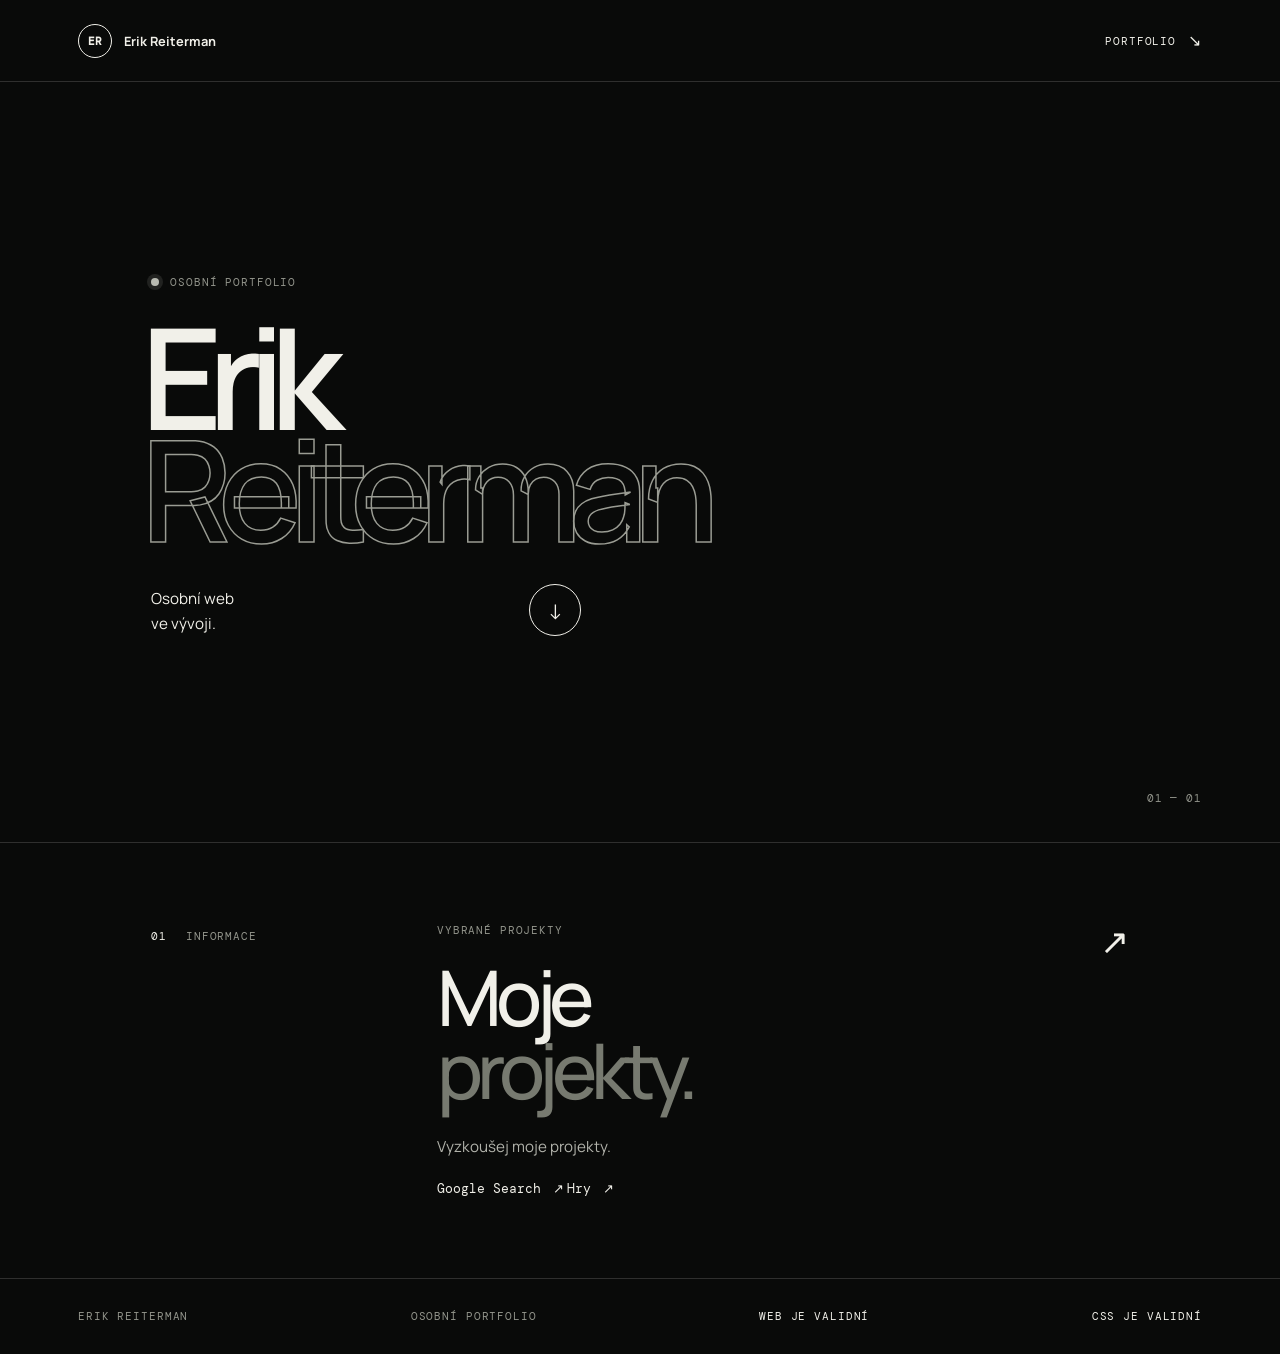
<file: index.html>
<!doctype html>
<html lang="cs">
<head>
  <meta charset="utf-8">
  <meta name="viewport" content="width=device-width, initial-scale=1">
  <meta name="theme-color" content="#f2f0e9">
  <meta name="description" content="Osobní portfolio Erika Reitermana.">
  <title>Erik Reiterman — Portfolio</title>
  <link rel="stylesheet" href="style.css">
</head>
<body>
  <a class="skip-link" href="#main">Přejít na obsah</a>

  <header class="site-header">
    <a class="wordmark" href="#top" aria-label="Erik Reiterman — úvod">
      <span class="wordmark-mark" aria-hidden="true">ER</span>
      <span>Erik Reiterman</span>
    </a>
    <a class="header-link" href="#portfolio">Portfolio <span aria-hidden="true">↘</span></a>
  </header>

  <main id="main">
    <section class="hero" id="top" aria-labelledby="hero-title">
      <div class="hero-copy">
        <p class="eyebrow"><span class="status-dot" aria-hidden="true"></span> Osobní portfolio</p>
        <h1 id="hero-title">Erik<br><span>Reiterman</span></h1>
        <div class="hero-bottom">
          <p class="hero-note">Osobní web<br>ve vývoji.</p>
          <a class="round-link" href="#portfolio" aria-label="Přejít k informacím o portfoliu">
            <span aria-hidden="true">↓</span>
          </a>
        </div>
      </div>

      <span class="hero-index" aria-hidden="true">01 — 01</span>
    </section>

    <section class="portfolio-section" id="portfolio" aria-labelledby="portfolio-title">
      <div class="section-index"><span>01</span><span>Informace</span></div>
      <div class="section-content">
        <p class="eyebrow">Vybrané projekty</p>
        <h2 id="portfolio-title">Moje<br><span>projekty.</span></h2>
        <p class="section-note">Vyzkoušej moje projekty.</p>
        <a class="project-link" href="https://ricik23.github.io/googlesearch/" target="_blank" rel="noopener noreferrer">
          Google Search <span aria-hidden="true">↗</span>
        </a>
        <a class="project-link" href="https://ricik23.github.io/hry/" target="_blank" rel="noopener noreferrer">
          Hry <span aria-hidden="true">↗</span>
        </a>
      </div>
      <div class="section-symbol" aria-hidden="true">↗</div>
    </section>
  </main>

  <footer class="site-footer">
    <span>Erik Reiterman</span>
    <span>Osobní portfolio</span>
    <a href="https://validator.w3.org/nu/?doc=https%3A%2F%2Fricik23.github.io%2F" target="_blank" rel="noopener noreferrer">
  web je validní
</a>
    <a href="https://jigsaw.w3.org/css-validator/validator?uri=https%3A%2F%2Fricik23.github.io%2F" target="_blank" rel="noopener noreferrer">
      CSS je validní
    </a>
  </footer>
</body>
</html>
</file>
<file: style.css>
@import url("https://fonts.googleapis.com/css2?family=DM+Mono:wght@400;500&family=Manrope:wght@400;500;600;700;800&display=swap");

:root {
  color-scheme: dark;
  --paper: #090a09;
  --ink: #f1f0e9;
  --muted: #92948b;
  --line: rgba(241, 240, 233, 0.16);
  --accent: #f1f0e9;
  --art-ink: #191d10;
  --mono: "DM Mono", "Courier New", monospace;
  --sans: "Manrope", "Segoe UI", sans-serif;
}

*,
*::before,
*::after {
  box-sizing: border-box;
}

html {
  scroll-behavior: smooth;
}

body {
  min-width: 320px;
  margin: 0;
  color: var(--ink);
  background: var(--paper);
  font-family: var(--sans);
  -webkit-font-smoothing: antialiased;
  text-rendering: optimizeLegibility;
}

a {
  color: inherit;
}

.skip-link {
  position: absolute;
  z-index: 10;
  top: 1rem;
  left: 1rem;
  padding: 0.75rem 1rem;
  transform: translateY(-160%);
  background: var(--accent);
  color: var(--paper);
  transition: transform 0.2s ease;
}

.skip-link:focus {
  transform: translateY(0);
}

.site-header {
  position: relative;
  z-index: 1;
  display: flex;
  min-height: 82px;
  align-items: center;
  justify-content: space-between;
  padding: 0 6.1vw;
  border-bottom: 1px solid var(--line);
}

.wordmark {
  display: inline-flex;
  align-items: center;
  gap: 0.75rem;
  font-size: 0.8rem;
  font-weight: 700;
  text-decoration: none;
}

.wordmark-mark {
  display: grid;
  width: 34px;
  height: 34px;
  place-items: center;
  border: 1px solid var(--ink);
  border-radius: 50%;
  font-family: var(--mono);
  font-size: 0.68rem;
}

.header-link,
.site-footer,
.eyebrow,
.section-index,
.hero-index,
.art-label {
  font-family: var(--mono);
  font-size: 0.68rem;
  letter-spacing: 0.08em;
  text-transform: uppercase;
}

.header-link {
  display: inline-flex;
  align-items: center;
  gap: 0.75rem;
  text-decoration: none;
}

.header-link span {
  font-size: 1rem;
}

.hero {
  position: relative;
  display: grid;
  min-height: min(760px, calc(100svh - 82px));
  grid-template-columns: 1fr;
  align-items: center;
  overflow: hidden;
  padding: 5rem 11.8vw 5.8rem;
}

.hero-copy {
  position: relative;
  z-index: 1;
  max-width: 1000px;
}

.eyebrow {
  display: flex;
  align-items: center;
  gap: 0.7rem;
  margin: 0;
  color: var(--muted);
}

.status-dot {
  flex: 0 0 8px;
  width: 8px;
  height: 8px;
  border-radius: 50%;
  background: #b8bab1;
  box-shadow: 0 0 0 4px rgba(241, 240, 233, 0.1);
}

h1 {
  margin: 2rem 0 2.5rem -0.07em;
  font-size: clamp(4.5rem, 11vw, 10rem);
  font-weight: 600;
  letter-spacing: -0.105em;
  line-height: 0.79;
}

h1 span {
  color: transparent;
  -webkit-text-stroke: 1.5px #9a9c93;
}

.hero-bottom {
  display: flex;
  width: min(430px, 75%);
  align-items: flex-end;
  justify-content: space-between;
  gap: 1.5rem;
}

.hero-note {
  margin: 0;
  font-size: 0.95rem;
  line-height: 1.6;
}

.round-link {
  display: grid;
  flex: 0 0 52px;
  width: 52px;
  height: 52px;
  place-items: center;
  border: 1px solid var(--ink);
  border-radius: 50%;
  font-size: 1.3rem;
  text-decoration: none;
  transition:
    color 0.2s ease,
    background 0.2s ease,
    transform 0.2s ease;
}

.round-link:hover {
  transform: translateY(3px);
  background: var(--accent);
  color: var(--art-ink);
}

.hero-index {
  position: absolute;
  right: 6.1vw;
  bottom: 2.3rem;
  color: var(--muted);
}

.portfolio-section {
  display: grid;
  min-height: 420px;
  grid-template-columns: 1fr 2.2fr 0.4fr;
  align-items: start;
  gap: 2rem;
  padding: 5rem 11.8vw;
  border-top: 1px solid var(--line);
}

.section-index {
  display: flex;
  gap: 1.2rem;
  padding-top: 0.4rem;
  color: var(--muted);
}

.section-index span:first-child {
  color: var(--ink);
}

.section-content .eyebrow {
  margin-bottom: 1.5rem;
}

.section-content h2 {
  margin: 0;
  font-size: clamp(3rem, 6vw, 6rem);
  font-weight: 500;
  letter-spacing: -0.08em;
  line-height: 0.95;
}

.section-content h2 span {
  color: #777a70;
}

.section-note {
  max-width: 420px;
  margin: 1.6rem 0 0;
  color: #b1b2aa;
  font-size: 0.95rem;
  line-height: 1.8;
}

.project-link {
  display: inline-flex;
  align-items: center;
  gap: 0.75rem;
  margin-top: 1.25rem;
  font-family: var(--mono);
  font-size: 0.8rem;
  text-decoration: none;
}

.project-link span {
  transition: transform 0.2s ease;
}

.project-link:hover span {
  transform: translate(2px, -2px);
}

.section-symbol {
  justify-self: end;
  font-size: 2.2rem;
  line-height: 1;
}

.site-footer {
  display: flex;
  min-height: 76px;
  align-items: center;
  justify-content: space-between;
  gap: 1rem;
  padding: 1rem 6.1vw;
  border-top: 1px solid var(--line);
  color: var(--muted);
}

.site-footer a {
  color: var(--ink);
  text-decoration: none;
}

a:focus-visible {
  outline: 2px solid var(--accent);
  outline-offset: 5px;
}

@media (hover: hover) {
  .site-footer a:hover,
  .header-link:hover,
  .project-link:hover {
    opacity: 0.7;
  }
}

@media (max-width: 760px) {
  .site-header {
    min-height: 70px;
    padding: 0 6vw;
  }

  .hero {
    min-height: auto;
    grid-template-columns: 1fr;
    gap: 0;
    padding: 5rem 8vw;
  }

  h1 {
    margin-top: 1.6rem;
    font-size: clamp(4.2rem, 16vw, 8rem);
  }

  .hero-bottom {
    width: 100%;
    max-width: 430px;
  }

  .hero-index {
    right: 6vw;
    bottom: 1.5rem;
  }

  .portfolio-section {
    min-height: 0;
    grid-template-columns: 1fr auto;
    gap: 2.5rem 1rem;
    padding: 4rem 8vw 5rem;
  }

  .section-index {
    grid-column: 1 / -1;
  }

  .section-content {
    grid-column: 1;
    min-width: 0;
  }

  .section-symbol {
    grid-column: 2;
    grid-row: 2;
  }

  .site-footer {
    flex-wrap: wrap;
    padding: 1.5rem 6vw;
  }
}

@media (max-width: 420px) {
  .hero {
    padding-top: 3.5rem;
  }

  .hero-bottom {
    gap: 1rem;
  }

  .hero-note {
    font-size: 0.875rem;
  }

  .site-footer {
    font-size: 0.6rem;
  }
}

@media (prefers-reduced-motion: reduce) {
  *,
  *::before,
  *::after {
    scroll-behavior: auto !important;
    animation-duration: 0.01ms !important;
    animation-iteration-count: 1 !important;
    transition-duration: 0.01ms !important;
  }
}
</file>
